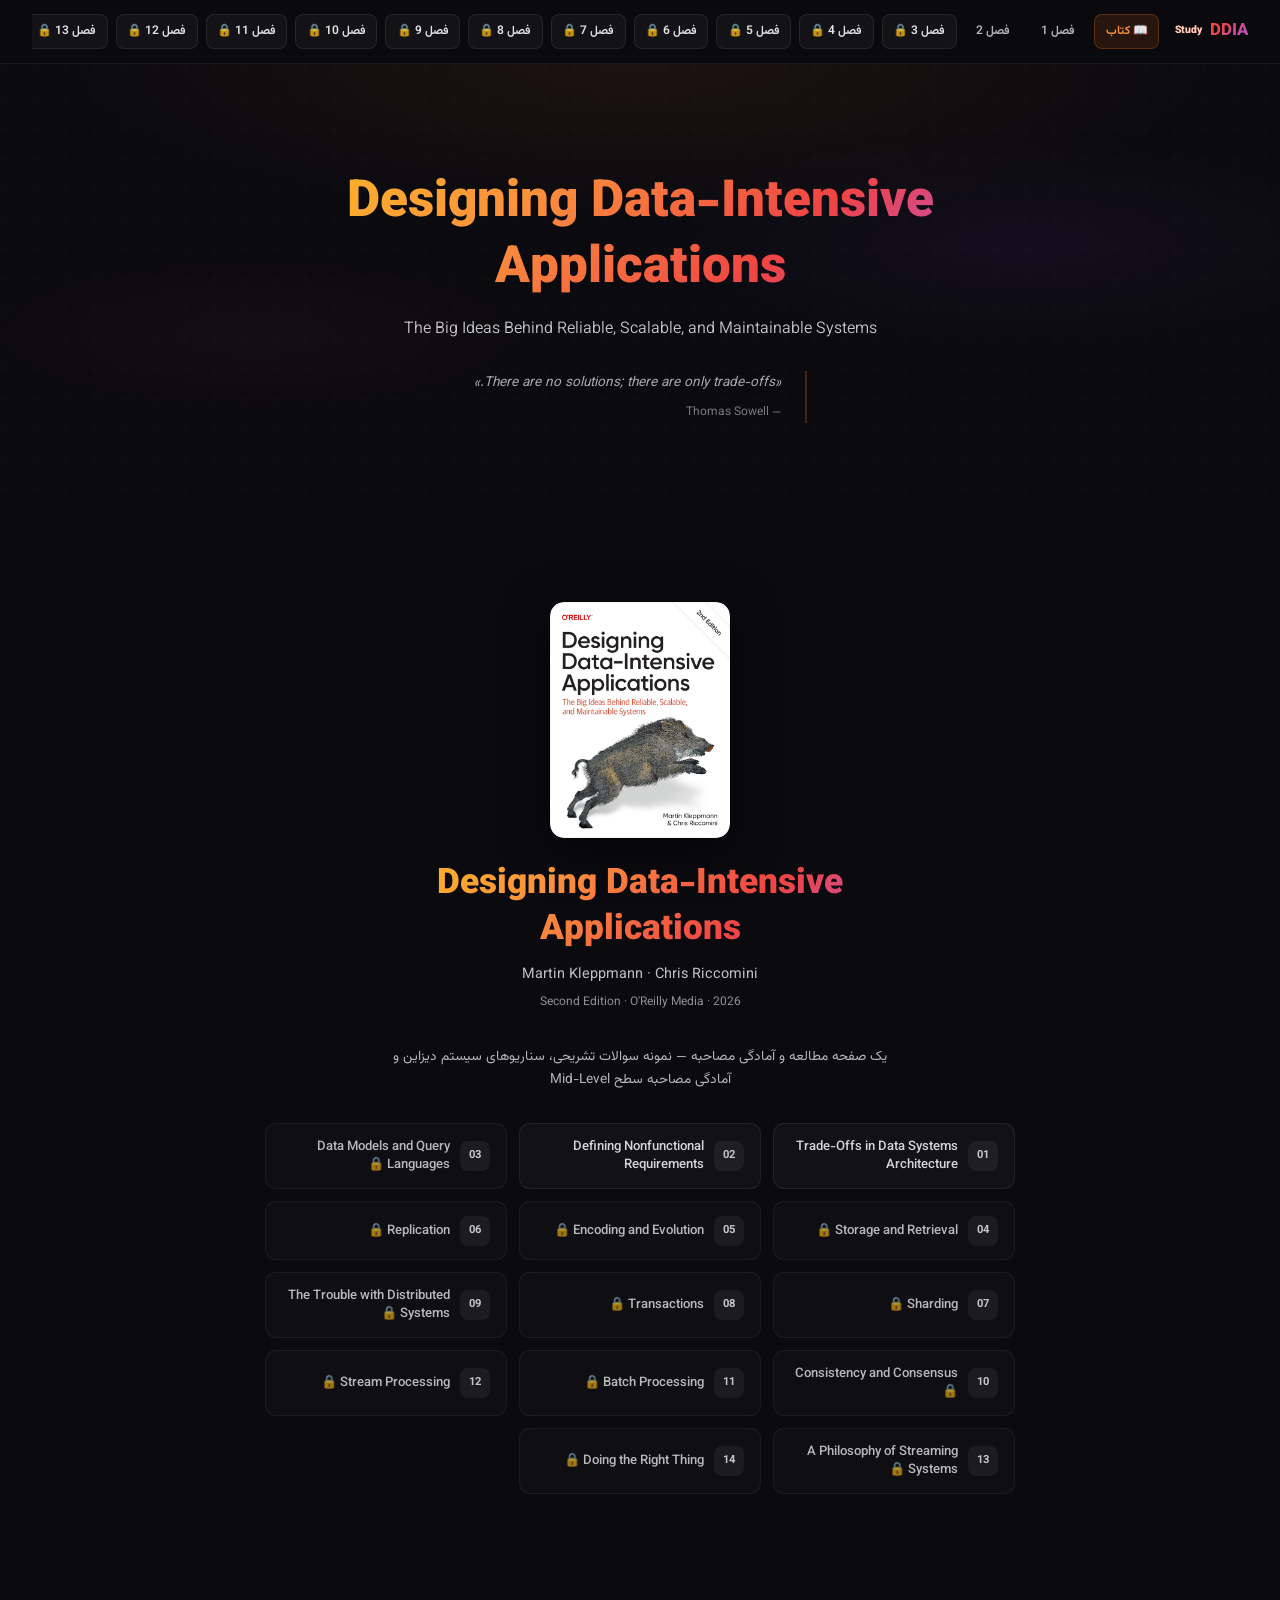
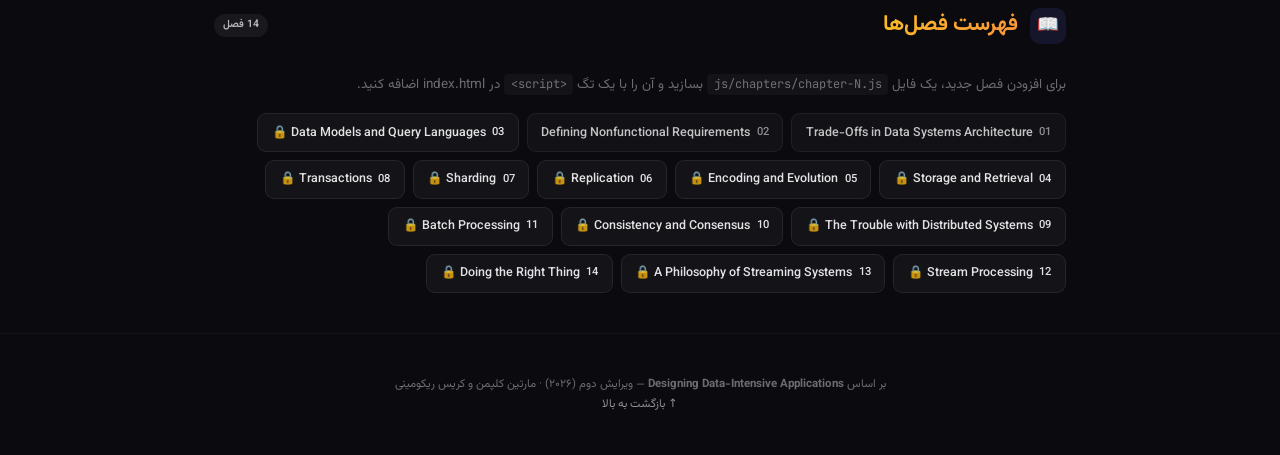
<file: index.html>
<!DOCTYPE html>
<html lang="fa" dir="rtl">
<head>
<meta charset="UTF-8">
<meta name="viewport" content="width=device-width, initial-scale=1.0">
<title>DDIA · Study & Interview Prep</title>
<link href="https://fonts.googleapis.com/css2?family=Vazirmatn:wght@300;400;500;600;700;800;900&family=JetBrains+Mono:wght@400;500;600&display=swap" rel="stylesheet">
<link rel="stylesheet" href="css/style.css">
</head>
<body>

<!-- ===== NAV ===== -->
<nav class="top-nav">
  <div class="logo">DDIA <span>Study</span></div>
  <div class="nav-inner" id="navInner"></div>
  <div class="ch-nav-mobile">
    <select id="chSelect" onchange="switchChapter(parseInt(this.value))"></select>
  </div>
</nav>

<!-- ===== HERO ===== -->
<header class="hero">
  <div class="ch-badge" id="heroBadge" style="display:none">📘 فصل <span id="heroChNum">۱</span></div>
  <h1 id="heroTitle">Trade-Offs in Data Systems Architecture</h1>
  <p class="subtitle" id="heroSub">
    مرور مفاهیم، نمونه سوالات تشریحی و آمادگی مصاحبه — سطح mid-level developer
  </p>
  <div class="quote" id="heroQuote">
    «There are no solutions; there are only trade-offs.»
    <cite>— Thomas Sowell</cite>
  </div>
</header>

<!-- ===== CHAPTER CONTENT ROOT ===== -->
<div id="chapterRoot"></div>

<!-- ===== CHAPTER NAV ===== -->
<section>
  <div class="section-header">
    <div class="icon" style="background:rgba(99,102,241,0.12);">📖</div>
    <h2>فهرست فصل‌ها</h2>
    <span class="count" id="chCount"></span>
  </div>
  <p style="color:rgba(255,255,255,0.4); font-size:0.84rem; margin-bottom:1rem;">
    برای افزودن فصل جدید، یک فایل <code style="background:rgba(255,255,255,0.04);padding:0.15rem 0.4rem;border-radius:4px;font-family:'JetBrains Mono';font-size:0.75rem;">js/chapters/chapter-N.js</code> بسازید و آن را با یک تگ <code style="background:rgba(255,255,255,0.04);padding:0.15rem 0.4rem;border-radius:4px;font-family:'JetBrains Mono';font-size:0.75rem;">&lt;script&gt;</code> در index.html اضافه کنید.
  </p>
  <div class="ch-grid" id="chGrid"></div>
</section>

<!-- ===== FOOTER ===== -->
<footer>
  بر اساس <strong>Designing Data-Intensive Applications</strong> — ویرایش دوم (۲۰۲۶) · مارتین کلپمن و کریس ریکومینی
  <br>
  <a href="#" onclick="window.scrollTo({top:0,behavior:'smooth'});return false;">↑ بازگشت به بالا</a>
</footer>

<!-- ============================================================ -->
<!-- ===== SCRIPTS ===== -->
<!-- هر فصل یک فایل مستقل در js/chapters/ دارد. -->
<!-- برای افزودن فصل جدید: ۱) js/chapters/chapter-N.js بسازید  ۲) یک خط <script> زیر اضافه کنید -->
<script src="js/chapters.js" charset="utf-8"></script>
<script src="js/chapters/chapter-1.js" charset="utf-8"></script>
<script src="js/chapters/chapter-2.js" charset="utf-8"></script>
<script src="js/chapters/placeholder-chapters.js" charset="utf-8"></script>
<script src="js/app.js" charset="utf-8"></script>

</body>
</html>
</file>
<file: css/style.css>
/* ===== RESET & BASE ===== */
*, *::before, *::after { margin:0; padding:0; box-sizing:border-box; }
html { scroll-behavior: smooth; }
body {
  font-family: 'Vazirmatn', system-ui, -apple-system, sans-serif;
  background: #0a0a0f;
  color: #e4e4e7;
  line-height: 1.8;
  overflow-x: hidden;
  min-height: 100vh;
}

/* ===== NAV ===== */
.top-nav {
  position: fixed; top:0; right:0; left:0; z-index:100;
  background: rgba(10,10,15,0.85);
  backdrop-filter: blur(20px);
  -webkit-backdrop-filter: blur(20px);
  border-bottom: 1px solid rgba(255,255,255,0.06);
  padding: 0 2rem;
  height: 64px;
  display: flex;
  align-items: center;
  gap: 1rem;
}
.top-nav .logo {
  display: flex; align-items: center; gap: 0.5rem;
  font-weight: 800; font-size: 1.05rem;
  background: linear-gradient(135deg, #f97316, #ef4444, #a855f7);
  -webkit-background-clip: text; -webkit-text-fill-color: transparent;
  background-clip: text;
  white-space: nowrap;
}
.top-nav .logo span { font-size: 0.65rem; -webkit-text-fill-color: rgba(255,255,255,0.7); }
.nav-inner {
  display: flex; align-items: center; gap: 0.5rem;
  margin-right: auto;
  overflow-x: auto;
  scrollbar-width: none;
}
.nav-inner::-webkit-scrollbar { display:none; }
.nav-link {
  color: rgba(255,255,255,0.7); text-decoration: none; font-size: 0.75rem;
  padding: 0.35rem 0.65rem; border-radius: 8px;
  font-weight: 600;
  transition: all .2s;
  cursor: pointer;
  white-space: nowrap;
  border: 1px solid transparent;
}
.nav-link:hover { color: rgba(255,255,255,0.85); background: rgba(255,255,255,0.04); }
.nav-link.active {
  background: rgba(249,115,22,0.12);
  border-color: rgba(249,115,22,0.25);
  color: #fb923c;
}
.nav-link.coming {
  opacity:1;
  cursor:default;
  color: rgba(255,255,255,0.88);
  border-color: rgba(255,255,255,0.08);
  background: rgba(255,255,255,0.04);
}
.nav-link.coming:hover {
  color: rgba(255,255,255,0.8);
  background: rgba(255,255,255,0.07);
  border-color: rgba(255,255,255,0.14);
}
.ch-nav-mobile select {
  background: rgba(255,255,255,0.06);
  color: #e4e4e7;
  border: 1px solid rgba(255,255,255,0.1);
  border-radius: 8px;
  padding: 0.4rem 0.75rem;
  font-family: 'Vazirmatn', sans-serif;
  font-size: 0.8rem;
  cursor: pointer;
  display: none;
}
.ch-nav-mobile select:focus { outline: none; border-color: rgba(249,115,22,0.4); }

/* ===== HERO ===== */
.hero {
  margin-top: 64px;
  min-height: 50vh;
  display: flex; flex-direction: column; align-items: center; justify-content: center;
  text-align: center;
  padding: 3.5rem 2rem 2.5rem;
  background:
    radial-gradient(ellipse 80% 60% at 50% 0%, rgba(249,115,22,0.08) 0%, transparent 60%),
    radial-gradient(ellipse 60% 50% at 80% 40%, rgba(168,85,247,0.06) 0%, transparent 50%),
    radial-gradient(ellipse 50% 40% at 20% 60%, rgba(239,68,68,0.05) 0%, transparent 50%);
  position: relative;
  overflow: hidden;
}
.hero::before {
  content: '';
  position: absolute; inset:0;
  background: url("data:image/svg+xml,%3Csvg width='60' height='60' viewBox='0 0 60 60' xmlns='http://www.w3.org/2000/svg'%3E%3Cg fill='none' fill-rule='evenodd'%3E%3Cg fill='%23ffffff' fill-opacity='0.02'%3E%3Cpath d='M36 34v-4h-2v4h-4v2h4v4h2v-4h4v-2h-4zm0-30V0h-2v4h-4v2h4v4h2V6h4V4h-4zM6 34v-4H4v4H0v2h4v4h2v-4h4v-2H6zM6 4V0H4v4H0v2h4v4h2V6h4V4H6z'/%3E%3C/g%3E%3C/g%3E%3C/svg%3E");
  opacity: 0.5;
}
.hero * { position: relative; z-index:1; }
.hero .ch-badge {
  display: inline-flex; align-items: center; gap:0.5rem;
  background: rgba(249,115,22,0.15);
  border: 1px solid rgba(249,115,22,0.25);
  color: #fb923c;
  padding: 0.35rem 1rem;
  border-radius: 100px;
  font-size: 0.7rem;
  font-weight: 600;
  margin-bottom: 1.25rem;
  letter-spacing: 0.5px;
}
.hero h1 {
  font-size: clamp(1.8rem, 4.5vw, 3.2rem);
  font-weight: 900;
  background: linear-gradient(135deg, #fbbf24, #fb923c, #ef4444, #a855f7);
  -webkit-background-clip: text; -webkit-text-fill-color: transparent;
  background-clip: text;
  line-height: 1.3;
  max-width: 800px;
}
.hero .subtitle {
  color: rgba(255,255,255,0.78);
  font-size: 1rem;
  margin-top: 0.75rem;
  max-width: 550px;
  font-weight: 300;
  line-height: 1.7;
}
.hero .quote {
  margin-top: 1.75rem;
  font-style: italic;
  color: rgba(255,255,255,0.65);
  font-size: 0.85rem;
  max-width: 500px;
  border-right: 2px solid rgba(249,115,22,0.25);
  padding-right: 1.5rem;
  text-align: right;
}
.hero .quote cite { display:block; margin-top:0.4rem; font-style:normal; font-size:0.75rem; opacity:0.7; }

/* ===== SECTION ===== */
section {
  max-width: 900px;
  margin: 0 auto;
  padding: 2.5rem 1.5rem;
}
.section-header {
  display: flex; align-items: center; gap: 0.75rem;
  margin-bottom: 1.75rem;
}
.section-header .icon {
  width: 36px; height: 36px; border-radius: 10px;
  display: flex; align-items: center; justify-content: center;
  font-size: 1.1rem; flex-shrink:0;
}
.section-header h2 {
  font-size: 1.35rem; font-weight: 700;
  background: linear-gradient(135deg, #fbbf24, #fb923c);
  -webkit-background-clip: text; -webkit-text-fill-color: transparent;
  background-clip: text;
}
.section-header .count {
  background: rgba(255,255,255,0.06);
  color: rgba(255,255,255,0.7);
  font-size: 0.65rem; font-weight: 600;
  padding: 0.15rem 0.55rem;
  border-radius: 100px;
  margin-right: auto;
}

/* ===== CHAPTER SECTION (shown/hidden) ===== */
.ch-section { display: none; animation: fadeUp .4s ease; }
.ch-section.active { display: block; }
@keyframes fadeUp { from { opacity:0; transform:translateY(12px); } to { opacity:1; transform:translateY(0); } }

/* ===== TOPICS ===== */
.topics-grid {
  display: grid;
  grid-template-columns: repeat(auto-fill, minmax(190px, 1fr));
  gap: 0.6rem;
}
.topic-chip {
  background: rgba(255,255,255,0.03);
  border: 1px solid rgba(255,255,255,0.06);
  border-radius: 10px;
  padding: 0.65rem 0.9rem;
  font-size: 0.78rem;
  font-weight: 500;
  text-align: center;
  transition: all .2s;
  color: rgba(255,255,255,0.82);
}
.topic-chip:hover {
  border-color: rgba(249,115,22,0.3);
  color: #fb923c;
  background: rgba(249,115,22,0.05);
  transform: translateY(-2px);
}

/* ===== QUESTIONS ACCORDION ===== */
.q-list { display: flex; flex-direction: column; gap: 0.6rem; }
.q-item {
  background: rgba(255,255,255,0.03);
  border: 1px solid rgba(255,255,255,0.06);
  border-radius: 12px;
  overflow: hidden;
  transition: border-color .25s;
}
.q-item:hover { border-color: rgba(255,255,255,0.1); }
.q-item.open { border-color: rgba(249,115,22,0.25); }
.q-header {
  padding: 0.9rem 1.1rem;
  display: flex; align-items: flex-start; gap: 0.85rem;
  cursor: pointer;
  user-select: none;
  -webkit-tap-highlight-color: transparent;
}
.q-num {
  width: 26px; height: 26px; min-width: 26px;
  border-radius: 7px;
  background: rgba(249,115,22,0.1);
  color: #fb923c;
  display: flex; align-items: center; justify-content: center;
  font-size: 0.65rem; font-weight: 700;
  transition: all .25s;
}
.q-item.open .q-num { background: rgba(249,115,22,0.2); }
.q-title {
  flex:1;
  font-size: 0.88rem; font-weight: 500;
  line-height: 1.6;
  padding-top: 2px;
}
.q-toggle {
  width: 20px; height: 20px; min-width: 20px;
  border-radius: 5px;
  background: rgba(255,255,255,0.03);
  display: flex; align-items: center; justify-content: center;
  transition: all .3s;
  margin-top: 3px;
}
.q-toggle svg { width: 11px; height: 11px; fill:none; stroke:rgba(255,255,255,0.25); stroke-width:2.5; stroke-linecap:round; stroke-linejoin:round; transition:transform .3s; }
.q-item.open .q-toggle svg { transform:rotate(180deg); stroke:#fb923c; }
.q-body {
  max-height: 0;
  overflow: hidden;
  transition: max-height 0.4s cubic-bezier(0.4,0,0.2,1);
  padding: 0 1.1rem;
}
.q-item.open .q-body {
  max-height: 2000px;
  padding: 0 1.1rem 1.1rem;
}
.q-answer {
  border-top: 1px solid rgba(255,255,255,0.05);
  padding-top: 0.85rem;
  font-size: 0.84rem;
  line-height: 1.9;
  color: rgba(255,255,255,0.92);
}
.q-answer strong { color: #fb923c; }
.q-answer code {
  font-family: 'JetBrains Mono', monospace;
  font-size: 0.77rem;
  background: rgba(255,255,255,0.06);
  padding: 0.1rem 0.35rem;
  border-radius: 4px;
  color: #a78bfa;
}
.q-answer ul, .q-answer ol { padding-right: 1.2rem; margin:0.4rem 0; }
.q-answer li { margin-bottom: 0.25rem; }
.q-answer table {
  width:100%; border-collapse:collapse; font-size:0.82rem; margin:0.5rem 0;
}
.q-answer th, .q-answer td {
  text-align:right; padding:0.4rem 0.5rem;
  border-bottom:1px solid rgba(255,255,255,0.05);
}
.q-answer th { color: #fb923c; font-weight:600; }

/* ===== INTERVIEW ===== */
.interview-tabs {
  display: flex; gap: 0.4rem; flex-wrap: wrap;
  margin-bottom: 1.25rem;
  background: rgba(255,255,255,0.02);
  border-radius: 10px;
  padding: 0.4rem;
  border: 1px solid rgba(255,255,255,0.04);
}
.interview-tabs button {
  background: transparent;
  border: 1px solid transparent;
  color: rgba(255,255,255,0.7);
  font-family: 'Vazirmatn', sans-serif;
  font-size: 0.77rem;
  font-weight: 500;
  padding: 0.4rem 0.9rem;
  border-radius: 7px;
  cursor: pointer;
  transition: all .2s;
}
.interview-tabs button:hover { color: rgba(255,255,255,0.85); background: rgba(255,255,255,0.03); }
.interview-tabs button.active {
  background: rgba(249,115,22,0.1);
  border-color: rgba(249,115,22,0.2);
  color: #fb923c;
}
.interview-panel { display: none; }
.interview-panel.active { display: block; animation: fadeUp .35s ease; }

/* Interview cards — answers hidden by default */
.iv-card {
  background: rgba(255,255,255,0.03);
  border: 1px solid rgba(255,255,255,0.06);
  border-radius: 12px;
  margin-bottom: 0.85rem;
  overflow: hidden;
  transition: border-color .2s;
}
.iv-card:hover { border-color: rgba(255,255,255,0.1); }
.iv-card-header {
  padding: 1rem 1.1rem;
  display: flex; align-items: flex-start; gap: 0.85rem;
  cursor: pointer;
  user-select: none;
}
.iv-card-header .q-icon {
  width: 26px; height: 26px; min-width: 26px;
  border-radius: 7px;
  background: rgba(34,197,94,0.1);
  color: #4ade80;
  display: flex; align-items: center; justify-content: center;
  font-size: 0.65rem; font-weight: 700;
  flex-shrink: 0;
}
.iv-card-header .q-text {
  flex: 1;
  font-size: 0.88rem;
  font-weight: 500;
  line-height: 1.6;
  padding-top: 1px;
}
.iv-card-header .q-text .badge {
  display: inline-block;
  font-size: 0.55rem;
  font-weight: 700;
  padding: 0.1rem 0.45rem;
  border-radius: 4px;
  margin-left: 0.5rem;
  vertical-align: middle;
}
.badge-sd { background: rgba(249,115,22,0.12); color: #fb923c; }
.badge-cp { background: rgba(168,85,247,0.12); color: #a78bfa; }
.badge-sc { background: rgba(34,197,94,0.12); color: #4ade80; }
.iv-card .iv-toggle {
  width: 20px; height: 20px; min-width: 20px;
  border-radius: 5px;
  background: rgba(255,255,255,0.03);
  display: flex; align-items: center; justify-content: center;
  transition: all .3s;
  margin-top: 3px;
}
.iv-card .iv-toggle svg { width: 11px; height: 11px; fill:none; stroke:rgba(255,255,255,0.25); stroke-width:2.5; stroke-linecap:round; stroke-linejoin:round; transition:transform .3s; }
.iv-card.open .iv-toggle svg { transform:rotate(180deg); stroke:#4ade80; }
.iv-body {
  max-height: 0;
  overflow: hidden;
  transition: max-height 0.4s cubic-bezier(0.4,0,0.2,1);
  padding: 0 1.1rem;
}
.iv-card.open .iv-body {
  max-height: 2000px;
  padding: 0 1.1rem 1.1rem;
}
.iv-answer {
  border-top: 1px solid rgba(255,255,255,0.05);
  padding-top: 0.85rem;
  font-size: 0.84rem;
  line-height: 1.9;
  color: rgba(255,255,255,0.92);
}
.iv-answer strong { color: #a78bfa; }
.iv-answer code {
  font-family: 'JetBrains Mono', monospace;
  font-size: 0.77rem;
  background: rgba(167,139,250,0.08);
  padding: 0.1rem 0.35rem;
  border-radius: 4px;
  color: #a78bfa;
}
.iv-answer .tip {
  display: inline-block;
  margin-top: 0.6rem;
  font-size: 0.75rem;
  background: rgba(34,197,94,0.07);
  color: #4ade80;
  padding: 0.25rem 0.65rem;
  border-radius: 5px;
  border: 1px solid rgba(34,197,94,0.12);
}
.iv-answer ul { padding-right: 1.2rem; margin:0.4rem 0; }
.iv-answer li { margin-bottom:0.25rem; }

/* ===== CHAPTER NAV ===== */
.ch-grid {
  display: flex; gap: 0.5rem;
  flex-wrap: wrap;
}
.ch-grid a {
  display: inline-flex; align-items: center; gap: 0.4rem;
  background: rgba(255,255,255,0.03);
  border: 1px solid rgba(255,255,255,0.06);
  color: rgba(255,255,255,0.75);
  font-size: 0.78rem;
  font-weight: 500;
  padding: 0.45rem 0.85rem;
  border-radius: 9px;
  text-decoration: none;
  transition: all .2s;
  cursor: pointer;
}
.ch-grid a:hover { border-color: rgba(255,255,255,0.4); color: rgba(255,255,255,0.85); }
.ch-grid a.active { background: rgba(249,115,22,0.1); border-color: rgba(249,115,22,0.25); color:#fb923c; }
.ch-grid a.coming {
  opacity:1;
  cursor:default;
  pointer-events:none;
  color: rgba(255,255,255,0.88);
  border-color: rgba(255,255,255,0.08);
  background: rgba(255,255,255,0.04);
}
.ch-grid a.coming:hover {
  border-color: rgba(255,255,255,0.16);
  color: rgba(255,255,255,0.8);
}
.ch-grid a .ch-num { opacity:0.7; font-size:0.7rem; }
.ch-grid a.coming .ch-num { opacity:1; }

/* ===== BOOK VIEW ===== */
.book-view {
  text-align: center;
  padding: 3rem 1.5rem 2rem;
}
.book-view .book-cover {
  width: 180px;
  margin: 0 auto 1.5rem;
  border-radius: 14px;
  box-shadow: 0 12px 48px rgba(0,0,0,0.5);
  overflow: hidden;
  transition: transform .3s;
}
.book-view .book-cover:hover { transform: scale(1.03); }
.book-view .book-cover img {
  display: block;
  width: 100%;
  height: auto;
  border-radius: 14px;
}
.book-view h1 {
  font-size: clamp(1.5rem, 3.5vw, 2.2rem);
  font-weight: 900;
  background: linear-gradient(135deg, #fbbf24, #fb923c, #ef4444, #a855f7);
  -webkit-background-clip: text; -webkit-text-fill-color: transparent;
  background-clip: text;
  line-height: 1.3;
  max-width: 600px;
  margin: 0 auto 0.5rem;
}
.book-view .authors {
  color: rgba(255,255,255,0.75);
  font-size: 0.9rem;
  margin-bottom: 0.25rem;
}
.book-view .edition {
  color: rgba(255,255,255,0.55);
  font-size: 0.75rem;
  margin-bottom: 2rem;
}
.book-view .book-sub {
  color: rgba(255,255,255,0.7);
  font-size: 0.85rem;
  max-width: 500px;
  margin: 0 auto 2rem;
  line-height: 1.7;
}
.book-ch-grid {
  display: grid;
  grid-template-columns: repeat(auto-fill, minmax(220px, 1fr));
  gap: 0.75rem;
  max-width: 750px;
  margin: 0 auto;
}
.book-ch-grid a {
  display: flex; align-items: center; gap: 0.6rem;
  background: rgba(255,255,255,0.03);
  border: 1px solid rgba(255,255,255,0.07);
  border-radius: 11px;
  padding: 0.85rem 1rem;
  text-decoration: none;
  transition: all .2s;
  cursor: pointer;
}
.book-ch-grid a:hover:not(.coming) {
  border-color: rgba(249,115,22,0.3);
  background: rgba(249,115,22,0.05);
  transform: translateY(-2px);
}
.book-ch-grid a .ch-num {
  width: 30px; height: 30px; min-width: 30px;
  border-radius: 8px;
  background: rgba(255,255,255,0.06);
  color: rgba(255,255,255,0.75);
  display: flex; align-items: center; justify-content: center;
  font-size: 0.7rem; font-weight: 700;
  transition: all .2s;
}
.book-ch-grid a:not(.coming):hover .ch-num {
  background: rgba(249,115,22,0.15);
  color: #fb923c;
}
.book-ch-grid a .ch-title {
  flex: 1;
  font-size: 0.82rem;
  font-weight: 500;
  color: rgba(255,255,255,0.82);
  text-align: right;
  line-height: 1.4;
}
.book-ch-grid a:not(.coming):hover .ch-title { color: rgba(255,255,255,0.8); }
.book-ch-grid a.coming {
  opacity:1;
  cursor:default;
  pointer-events:none;
  color: rgba(255,255,255,0.8);
  border-color: rgba(255,255,255,0.05);
  background: rgba(255,255,255,0.02);
}
.book-ch-grid a.coming .ch-title { color: rgba(255,255,255,0.7); }
.empty-ch {
  text-align: center;
  padding: 3rem 1rem;
  color: rgba(255,255,255,0.5);
}
.empty-ch .big-icon { font-size: 3rem; margin-bottom: 1rem; }
.empty-ch h3 { color: rgba(255,255,255,0.3); font-weight: 600; font-size:1.1rem; margin-bottom:0.5rem; }
.empty-ch p { font-size:0.85rem; }
.empty-ch code {
  font-family: 'JetBrains Mono', monospace;
  font-size: 0.75rem;
  background: rgba(255,255,255,0.04);
  padding: 0.2rem 0.5rem;
  border-radius: 4px;
  color: rgba(255,255,255,0.55);
}

/* ===== FOOTER ===== */
footer {
  text-align: center;
  padding: 2.5rem 1.5rem;
  border-top: 1px solid rgba(255,255,255,0.04);
  color: rgba(255,255,255,0.4);
  font-size: 0.72rem;
}
footer a { color: rgba(255,255,255,0.55); text-decoration: none; transition:color .2s; }
footer a:hover { color: #fb923c; }

/* ===== RESPONSIVE ===== */
@media (max-width: 720px) {
  .top-nav { padding: 0 1rem; gap: 0.5rem; }
  .nav-inner { display:none; }
  .ch-nav-mobile select { display: inline-block; max-width: 180px; }
  .top-nav .logo { font-size: 0.9rem; }
  section { padding: 2rem 1rem; }
  .topics-grid { grid-template-columns: repeat(2,1fr); }
  .ch-grid a { font-size: 0.7rem; padding: 0.35rem 0.6rem; }
}
@media (min-width: 721px) {
  .ch-nav-mobile { display:none; }
}

::-webkit-scrollbar { width: 5px; }
::-webkit-scrollbar-track { background: transparent; }
::-webkit-scrollbar-thumb { background: rgba(255,255,255,0.06); border-radius: 3px; }
::-webkit-scrollbar-thumb:hover { background: rgba(255,255,255,0.12); }

/* ===== Coming Soon badge pulse ===== */
.coming-badge {
  display: inline-block;
  font-size: 0.55rem;
  background: rgba(255,255,255,0.04);
  color: rgba(255,255,255,0.5);
  padding: 0.1rem 0.4rem;
  border-radius: 3px;
  margin-right: 0.3rem;
  vertical-align: middle;
}
</file>
